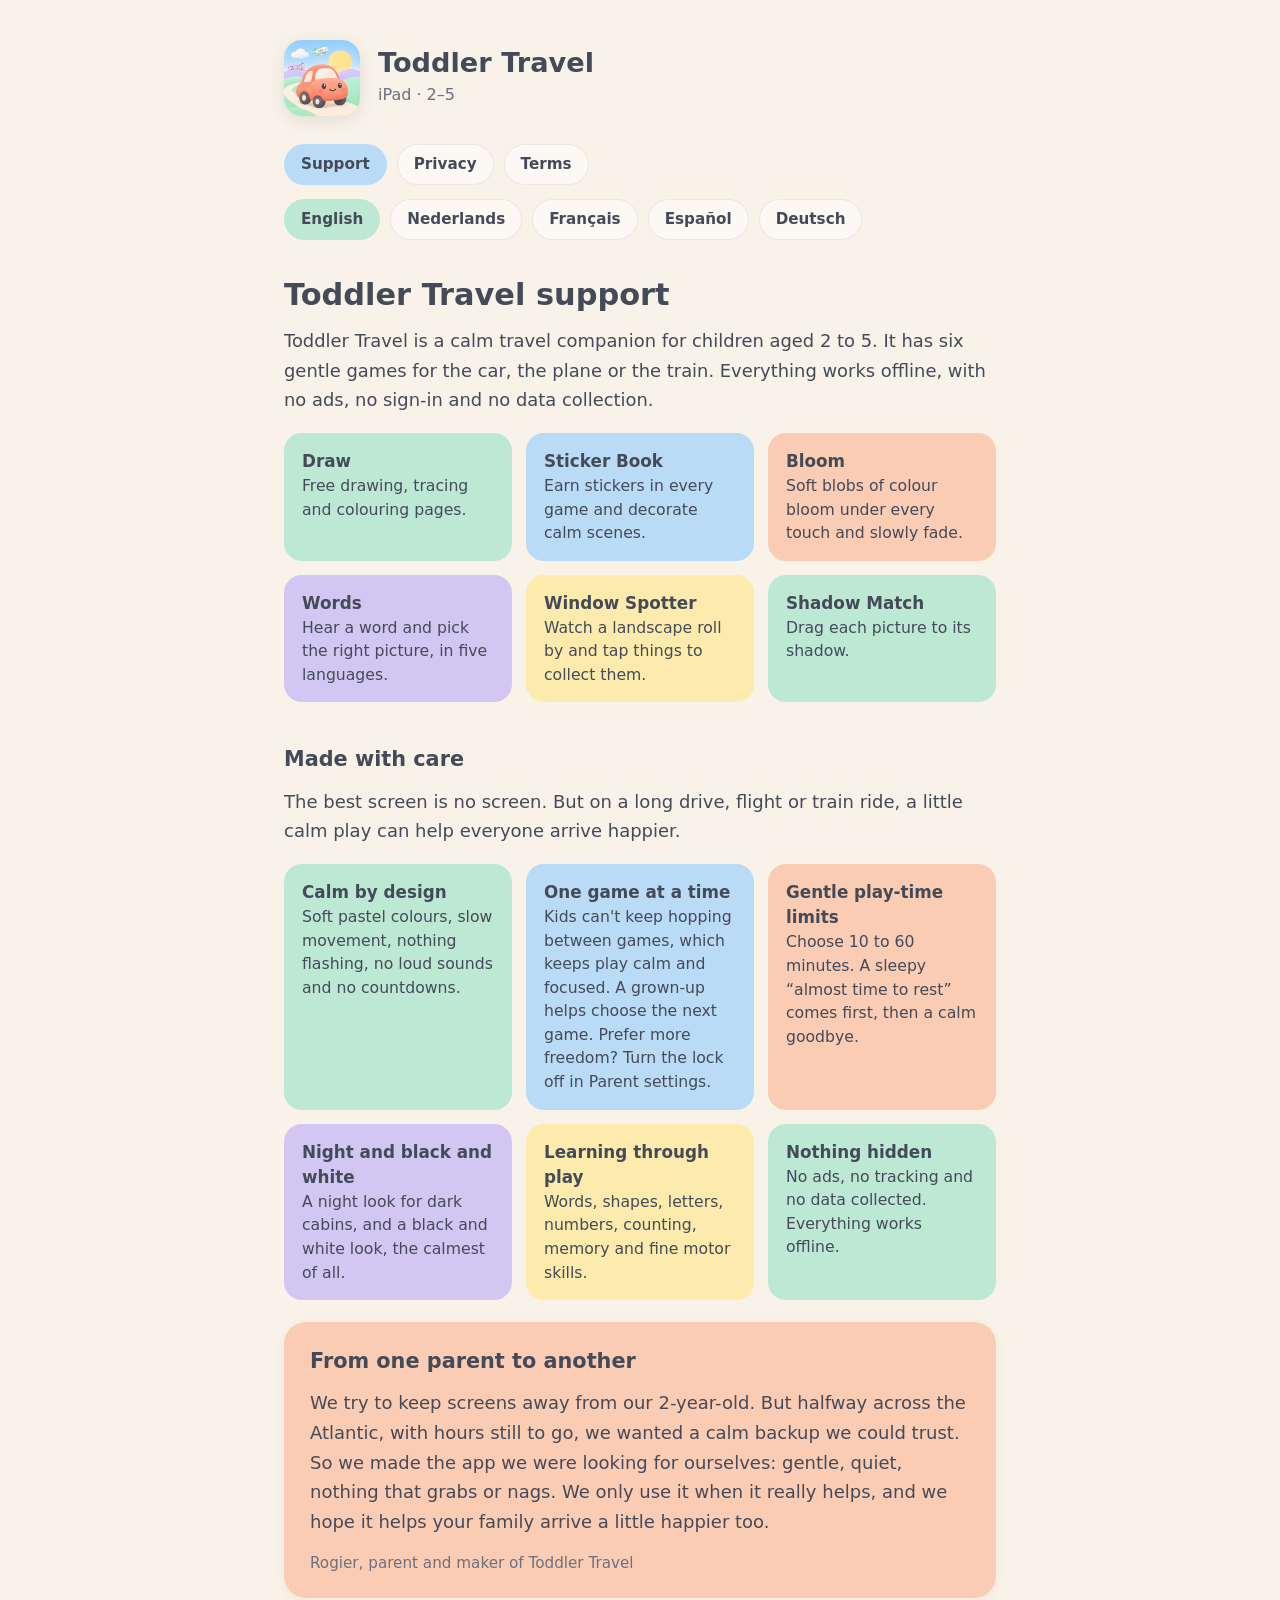
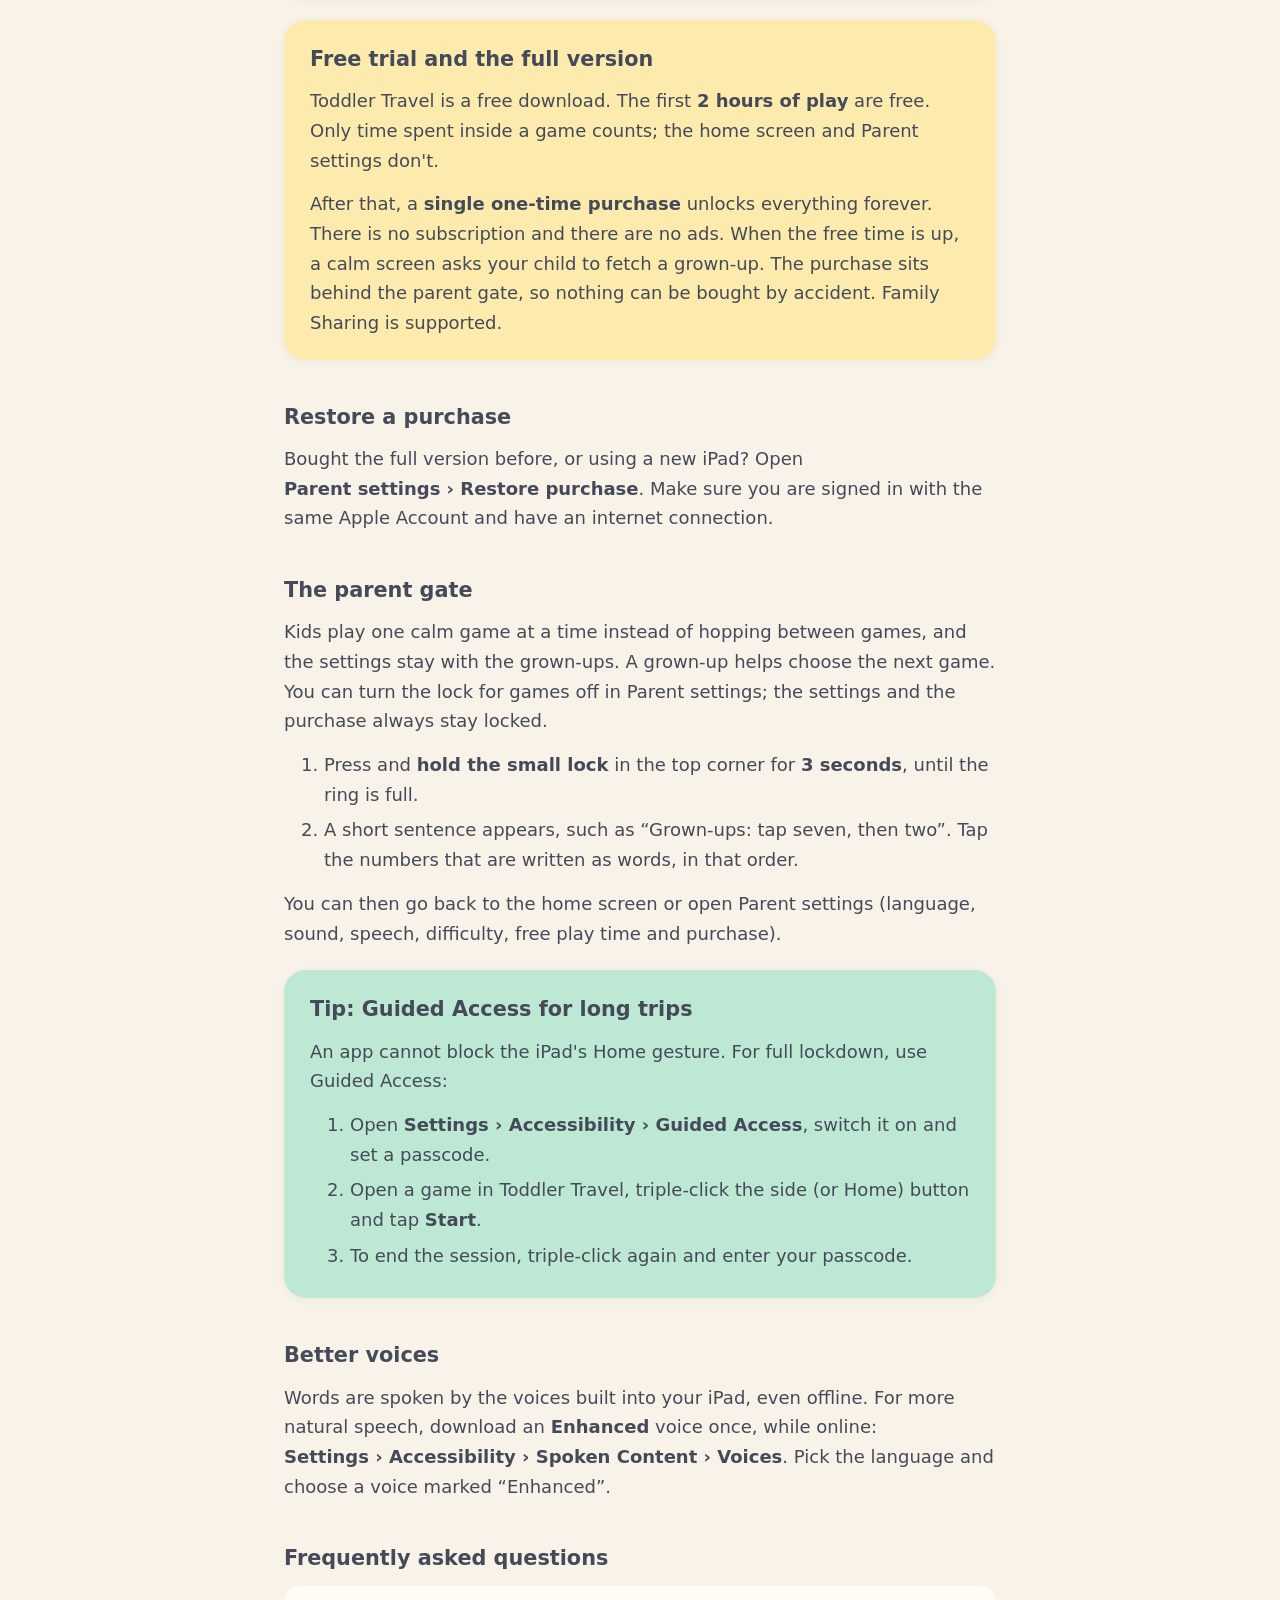
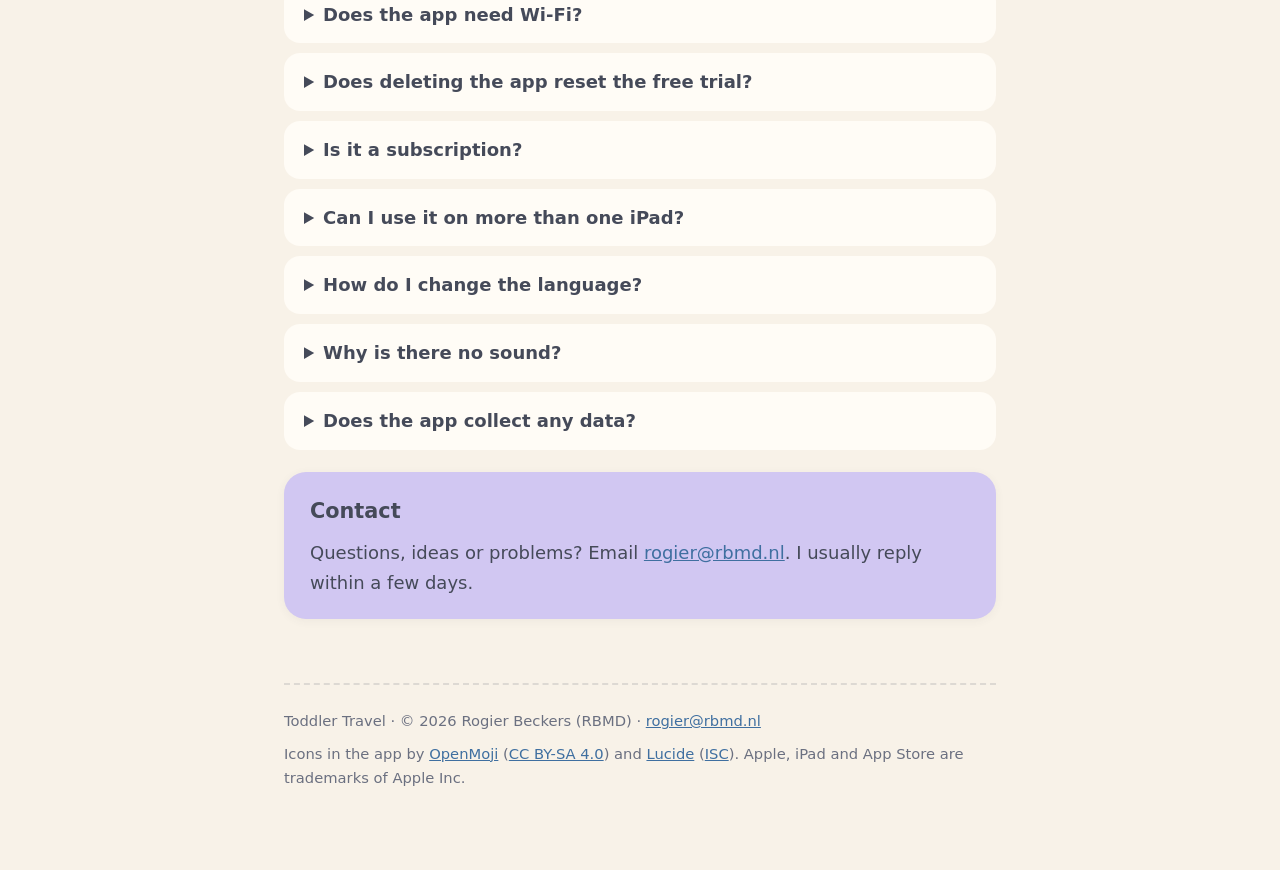
<file: index.html>
<!DOCTYPE html>
<html lang="en">
<head>
<meta charset="utf-8">
<meta name="viewport" content="width=device-width, initial-scale=1">
<title>Toddler Travel · Support</title>
<meta name="description" content="Support for Toddler Travel, six calm offline games for ages 2 to 5 on iPad. Free trial, purchase, restore, parent gate, Guided Access and contact.">
<link rel="icon" type="image/png" href="icon.png">
<link rel="apple-touch-icon" href="icon.png">
<link rel="stylesheet" href="style.css">
<script src="lang.js" defer></script>
</head>
<body>
<div class="wrap">

<header class="site">
  <img src="icon.png" alt="Toddler Travel app icon" width="76" height="76">
  <div>
    <p class="title">Toddler Travel</p>
    <p class="tagline">iPad · 2–5</p>
  </div>
</header>

<nav class="pages" aria-label="Pages">
  <a href="index.html" data-page="support" aria-current="page">Support</a>
  <a href="privacy.html" data-page="privacy">Privacy</a>
  <a href="terms.html" data-page="terms">Terms</a>
</nav>
<nav class="langs" aria-label="Language">
  <a href="#en" hreflang="en">English</a>
  <a href="#nl" hreflang="nl">Nederlands</a>
  <a href="#fr" hreflang="fr">Français</a>
  <a href="#es" hreflang="es">Español</a>
  <a href="#de" hreflang="de">Deutsch</a>
</nav>

<main>

<!-- ============ ENGLISH ============ -->
<section class="lang" id="en" lang="en">
  <h1>Toddler Travel support</h1>
  <p class="lead">Toddler Travel is a calm travel companion for children aged 2 to 5. It has six gentle games for the car, the plane or the train. Everything works offline, with no ads, no sign-in and no data collection.</p>

  <ul class="games">
    <li><strong>Draw</strong>Free drawing, tracing and colouring pages.</li>
    <li><strong>Sticker Book</strong>Earn stickers in every game and decorate calm scenes.</li>
    <li><strong>Bloom</strong>Soft blobs of colour bloom under every touch and slowly fade.</li>
    <li><strong>Words</strong>Hear a word and pick the right picture, in five languages.</li>
    <li><strong>Window Spotter</strong>Watch a landscape roll by and tap things to collect them.</li>
    <li><strong>Shadow Match</strong>Drag each picture to its shadow.</li>
  </ul>

  <h2>Made with care</h2>
  <p>The best screen is no screen. But on a long drive, flight or train ride, a little calm play can help everyone arrive happier.</p>
  <ul class="games">
    <li><strong>Calm by design</strong>Soft pastel colours, slow movement, nothing flashing, no loud sounds and no countdowns.</li>
    <li><strong>One game at a time</strong>Kids can't keep hopping between games, which keeps play calm and focused. A grown-up helps choose the next game. Prefer more freedom? Turn the lock off in Parent settings.</li>
    <li><strong>Gentle play-time limits</strong>Choose 10 to 60 minutes. A sleepy “almost time to rest” comes first, then a calm goodbye.</li>
    <li><strong>Night and black and white</strong>A night look for dark cabins, and a black and white look, the calmest of all.</li>
    <li><strong>Learning through play</strong>Words, shapes, letters, numbers, counting, memory and fine motor skills.</li>
    <li><strong>Nothing hidden</strong>No ads, no tracking and no data collected. Everything works offline.</li>
  </ul>

  <div class="card peach">
    <h2>From one parent to another</h2>
    <p>We try to keep screens away from our 2-year-old. But halfway across the Atlantic, with hours still to go, we wanted a calm backup we could trust. So we made the app we were looking for ourselves: gentle, quiet, nothing that grabs or nags. We only use it when it really helps, and we hope it helps your family arrive a little happier too.</p>
    <p class="meta">Rogier, parent and maker of Toddler Travel</p>
  </div>

  <div class="card butter">
    <h2>Free trial and the full version</h2>
    <p>Toddler Travel is a free download. The first <strong>2 hours of play</strong> are free. Only time spent inside a game counts; the home screen and Parent settings don't.</p>
    <p>After that, a <strong>single one-time purchase</strong> unlocks everything forever. There is no subscription and there are no ads. When the free time is up, a calm screen asks your child to fetch a grown-up. The purchase sits behind the parent gate, so nothing can be bought by accident. Family Sharing is supported.</p>
  </div>

  <h2>Restore a purchase</h2>
  <p>Bought the full version before, or using a new iPad? Open <span class="path">Parent settings › Restore purchase</span>. Make sure you are signed in with the same Apple Account and have an internet connection.</p>

  <h2>The parent gate</h2>
  <p>Kids play one calm game at a time instead of hopping between games, and the settings stay with the grown-ups. A grown-up helps choose the next game. You can turn the lock for games off in Parent settings; the settings and the purchase always stay locked.</p>
  <ol>
    <li>Press and <strong>hold the small lock</strong> in the top corner for <strong>3 seconds</strong>, until the ring is full.</li>
    <li>A short sentence appears, such as “Grown-ups: tap seven, then two”. Tap the numbers that are written as words, in that order.</li>
  </ol>
  <p>You can then go back to the home screen or open Parent settings (language, sound, speech, difficulty, free play time and purchase).</p>

  <div class="card mint">
    <h2>Tip: Guided Access for long trips</h2>
    <p>An app cannot block the iPad's Home gesture. For full lockdown, use Guided Access:</p>
    <ol>
      <li>Open <span class="path">Settings › Accessibility › Guided Access</span>, switch it on and set a passcode.</li>
      <li>Open a game in Toddler Travel, triple-click the side (or Home) button and tap <strong>Start</strong>.</li>
      <li>To end the session, triple-click again and enter your passcode.</li>
    </ol>
  </div>

  <h2>Better voices</h2>
  <p>Words are spoken by the voices built into your iPad, even offline. For more natural speech, download an <strong>Enhanced</strong> voice once, while online: <span class="path">Settings › Accessibility › Spoken Content › Voices</span>. Pick the language and choose a voice marked “Enhanced”.</p>

  <h2>Frequently asked questions</h2>
  <details><summary>Does the app need Wi-Fi?</summary><p>No. All games work fully offline. Only buying or restoring the full version needs a connection.</p></details>
  <details><summary>Does deleting the app reset the free trial?</summary><p>No. The play-time counter is kept on the iPad, so reinstalling the app does not give extra free time.</p></details>
  <details><summary>Is it a subscription?</summary><p>No. It is a single one-time purchase that unlocks everything forever. There are no subscriptions, no ads and no other purchases.</p></details>
  <details><summary>Can I use it on more than one iPad?</summary><p>Yes. Sign in with the same Apple Account and use Restore purchase on each iPad. Family Sharing is supported too.</p></details>
  <details><summary>How do I change the language?</summary><p>Pass the parent gate, open Parent settings and choose English, Nederlands, Français, Español or Deutsch.</p></details>
  <details><summary>Why is there no sound?</summary><p>Soft sounds are off by default. Turn them on in Parent settings. Spoken words can be switched on or off separately. Also check the iPad volume.</p></details>
  <details><summary>Does the app collect any data?</summary><p>No. See the <a href="privacy.html">privacy policy</a>.</p></details>

  <div class="card lavender">
    <h2>Contact</h2>
    <p>Questions, ideas or problems? Email <a href="mailto:rogier@rbmd.nl?subject=Toddler%20Travel">rogier@rbmd.nl</a>. I usually reply within a few days.</p>
  </div>
</section>

<!-- ============ NEDERLANDS ============ -->
<section class="lang" id="nl" lang="nl">
  <h1>Toddler Travel support</h1>
  <p class="lead">Toddler Travel is een rustige reisgenoot voor kinderen van 2 tot 5 jaar. Zes zachte spelletjes voor in de auto, het vliegtuig of de trein. Alles werkt offline, zonder reclame, zonder account en zonder dataverzameling.</p>

  <ul class="games">
    <li><strong>Tekenen</strong>Vrij tekenen, overtrekken en kleurplaten.</li>
    <li><strong>Stickerboek</strong>Verdien stickers in elk spelletje en versier rustige plaatjes.</li>
    <li><strong>Kleurvlekjes</strong>Zachte kleurvlekken bloeien op bij elke aanraking en vervagen langzaam.</li>
    <li><strong>Woordjes</strong>Hoor een woord en kies het juiste plaatje, in vijf talen.</li>
    <li><strong>Raampje</strong>Kijk naar een voorbijglijdend landschap en tik dingen aan om ze te verzamelen.</li>
    <li><strong>Schaduwen</strong>Sleep elk plaatje naar de juiste schaduw.</li>
  </ul>

  <h2>Met zorg gemaakt</h2>
  <p>Het beste scherm is geen scherm. Maar tijdens een lange autorit, vlucht of treinreis kan een beetje rustig spelen ervoor zorgen dat iedereen vrolijker aankomt.</p>
  <ul class="games">
    <li><strong>Rustig ontworpen</strong>Zachte pastelkleuren, langzame bewegingen, niets dat flitst, geen harde geluiden en geen aftellen.</li>
    <li><strong>Eén spelletje tegelijk</strong>Kinderen springen niet steeds van spel naar spel, zo blijft spelen rustig en gefocust. Een volwassene helpt het volgende spelletje kiezen. Liever meer vrijheid? Zet het slot uit in de instellingen.</li>
    <li><strong>Zachte speeltijdlimiet</strong>Kies 10 tot 60 minuten. Eerst komt een slaperig “bijna tijd om te rusten”, daarna een rustig afscheid.</li>
    <li><strong>Nacht en zwart-wit</strong>Een nachtweergave voor donkere cabines, en zwart-wit, de rustigste van allemaal.</li>
    <li><strong>Spelenderwijs leren</strong>Woordjes, vormen, letters, cijfers, tellen, geheugen en fijne motoriek.</li>
    <li><strong>Niets verborgen</strong>Geen reclame, geen tracking en geen dataverzameling. Alles werkt offline.</li>
  </ul>

  <div class="card peach">
    <h2>Van ouder tot ouder</h2>
    <p>We houden schermen zo veel mogelijk weg bij ons kind van 2. Maar halverwege de Atlantische Oceaan, met nog uren te gaan, wilden we een rustige achtervang waarop we konden vertrouwen. Dus maakten we zelf de app die we zochten: zacht, stil, niets dat trekt of zeurt. We gebruiken hem alleen als het echt helpt, en we hopen dat jouw gezin er ook wat vrolijker door aankomt.</p>
    <p class="meta">Rogier, ouder en maker van Toddler Travel</p>
  </div>

  <div class="card butter">
    <h2>Gratis proberen en de volledige versie</h2>
    <p>Toddler Travel is gratis te downloaden. De eerste <strong>2 uur speeltijd</strong> zijn gratis. Alleen tijd in een spelletje telt mee; het beginscherm en de instellingen voor ouders tellen niet.</p>
    <p>Daarna ontgrendelt <strong>één eenmalige aankoop</strong> alles voor altijd. Geen abonnement, geen reclame. Is de gratis tijd op, dan vraagt een rustig scherm je kind om een volwassene te halen. De aankoop zit achter de oudervergrendeling, dus er wordt nooit per ongeluk iets gekocht. Delen met gezin wordt ondersteund.</p>
  </div>

  <h2>Een aankoop herstellen</h2>
  <p>Heb je de volledige versie al eerder gekocht, of gebruik je een nieuwe iPad? Ga door de oudervergrendeling en open <span class="path">Instellingen › Restore purchase</span> (aankoop herstellen). Zorg dat je met dezelfde Apple Account bent ingelogd en internet hebt.</p>

  <h2>De oudervergrendeling</h2>
  <p>Kinderen spelen één rustig spelletje tegelijk in plaats van steeds te wisselen, en de instellingen blijven bij de volwassenen. Een volwassene helpt het volgende spelletje kiezen. Het slot voor spelletjes kun je uitzetten in de instellingen; de instellingen en de aankoop blijven altijd op slot.</p>
  <ol>
    <li>Houd het <strong>kleine slotje</strong> in de bovenhoek <strong>3 seconden</strong> ingedrukt, tot de ring vol is.</li>
    <li>Er verschijnt een korte zin, bijvoorbeeld “Ouders: tik zeven, dan twee”. Tik de cijfers die in woorden staan, in die volgorde.</li>
  </ol>
  <p>Daarna ga je terug naar het beginscherm of open je de instellingen (taal, geluid, spraak, niveau, gratis speeltijd en aankoop).</p>

  <div class="card mint">
    <h2>Tip: Begeleide toegang voor lange reizen</h2>
    <p>Een app kan het thuisgebaar van de iPad niet blokkeren. Wil je de iPad helemaal vergrendelen, gebruik dan Begeleide toegang:</p>
    <ol>
      <li>Open <span class="path">Instellingen › Toegankelijkheid › Begeleide toegang</span>, zet het aan en stel een toegangscode in.</li>
      <li>Open een spelletje in Toddler Travel, klik drie keer op de zijknop (of thuisknop) en tik op <strong>Start</strong>.</li>
      <li>Stoppen: klik weer drie keer en voer je toegangscode in.</li>
    </ol>
  </div>

  <h2>Mooiere stemmen</h2>
  <p>Woorden worden uitgesproken door de stemmen van je iPad, ook offline. Voor natuurlijkere spraak download je één keer (met internet) een <strong>verbeterde</strong> stem: <span class="path">Instellingen › Toegankelijkheid › Gesproken materiaal › Stemmen</span>. Kies de taal en een stem met “Verbeterd”.</p>

  <h2>Veelgestelde vragen</h2>
  <details><summary>Heeft de app wifi nodig?</summary><p>Nee. Alle spelletjes werken volledig offline. Alleen kopen of herstellen van de volledige versie vraagt om internet.</p></details>
  <details><summary>Begint de gratis tijd opnieuw als ik de app verwijder?</summary><p>Nee. De speeltijdteller blijft op de iPad bewaard, dus opnieuw installeren geeft geen extra gratis tijd.</p></details>
  <details><summary>Is het een abonnement?</summary><p>Nee. Het is één eenmalige aankoop die alles voor altijd ontgrendelt. Geen abonnementen, geen reclame en geen andere aankopen.</p></details>
  <details><summary>Kan ik de app op meer dan één iPad gebruiken?</summary><p>Ja. Log in met dezelfde Apple Account en gebruik op elke iPad Restore purchase. Delen met gezin werkt ook.</p></details>
  <details><summary>Hoe verander ik de taal?</summary><p>Ga door de oudervergrendeling, open de instellingen en kies English, Nederlands, Français, Español of Deutsch.</p></details>
  <details><summary>Waarom hoor ik geen geluid?</summary><p>Zachte geluidjes staan standaard uit. Zet ze aan in de instellingen. Gesproken woorden zet je apart aan of uit. Controleer ook het volume van de iPad.</p></details>
  <details><summary>Verzamelt de app gegevens?</summary><p>Nee. Lees het <a href="privacy.html#nl">privacybeleid</a>.</p></details>

  <div class="card lavender">
    <h2>Contact</h2>
    <p>Vragen, ideeën of problemen? Mail naar <a href="mailto:rogier@rbmd.nl?subject=Toddler%20Travel">rogier@rbmd.nl</a>. Meestal antwoord ik binnen een paar dagen.</p>
  </div>
</section>

<!-- ============ FRANÇAIS ============ -->
<section class="lang" id="fr" lang="fr">
  <h1>Assistance Toddler Travel</h1>
  <p class="lead">Toddler Travel est un compagnon de voyage apaisant pour les enfants de 2 à 5 ans. Six jeux doux pour la voiture, l'avion ou le train. Tout fonctionne hors ligne, sans publicité, sans compte et sans collecte de données.</p>

  <ul class="games">
    <li><strong>Dessiner</strong>Dessin libre, tracé et coloriages.</li>
    <li><strong>Album d'autocollants</strong>Gagnez des autocollants dans chaque jeu et décorez des scènes paisibles.</li>
    <li><strong>Couleurs</strong>De douces taches de couleur éclosent à chaque toucher puis s'effacent.</li>
    <li><strong>Mots</strong>Écoutez un mot et choisissez la bonne image, en cinq langues.</li>
    <li><strong>Fenêtre</strong>Regardez défiler un paysage et touchez ce que vous voyez pour le collectionner.</li>
    <li><strong>Ombres</strong>Faites glisser chaque image vers son ombre.</li>
  </ul>

  <h2>Conçu avec soin</h2>
  <p>Le meilleur écran, c'est encore aucun écran. Mais lors d'un long trajet en voiture, en avion ou en train, un peu de jeu calme peut aider tout le monde à arriver de meilleure humeur.</p>
  <ul class="games">
    <li><strong>Apaisant par nature</strong>Couleurs pastel douces, mouvements lents, rien qui clignote, ni sons forts ni compte à rebours.</li>
    <li><strong>Un jeu à la fois</strong>Pas de zapping d'un jeu à l'autre : le jeu reste calme et concentré. Un adulte aide à choisir le jeu suivant. Envie de plus de liberté ? Désactivez le verrou dans les réglages.</li>
    <li><strong>Limites de temps douces</strong>De 10 à 60 minutes. D'abord un « bientôt l'heure de se reposer » tout ensommeillé, puis un au revoir paisible.</li>
    <li><strong>Nuit et noir et blanc</strong>Un mode nuit pour les cabines sombres, et un mode noir et blanc, le plus apaisant.</li>
    <li><strong>Apprendre en jouant</strong>Mots, formes, lettres, chiffres, comptage, mémoire et motricité fine.</li>
    <li><strong>Rien de caché</strong>Pas de publicité, pas de pistage, aucune donnée collectée. Tout fonctionne hors ligne.</li>
  </ul>

  <div class="card peach">
    <h2>D'un parent à l'autre</h2>
    <p>Nous essayons de tenir les écrans loin de notre enfant de 2 ans. Mais au milieu de l'Atlantique, avec encore des heures de vol devant nous, nous voulions une solution de secours calme et fiable. Alors nous avons créé nous-mêmes l'app que nous cherchions : douce, silencieuse, rien qui accroche ni qui insiste. Nous ne l'utilisons que lorsqu'elle aide vraiment, et nous espérons qu'elle aidera aussi votre famille à arriver de meilleure humeur.</p>
    <p class="meta">Rogier, parent et créateur de Toddler Travel</p>
  </div>

  <div class="card butter">
    <h2>Essai gratuit et version complète</h2>
    <p>Toddler Travel se télécharge gratuitement. Les <strong>2 premières heures de jeu</strong> sont offertes. Seul le temps passé dans un jeu est décompté, pas l'écran d'accueil ni les réglages parents.</p>
    <p>Ensuite, <strong>un seul achat unique</strong> débloque tout, pour toujours. Pas d'abonnement, pas de publicité. Quand le temps gratuit est écoulé, un écran apaisant invite votre enfant à appeler un adulte. L'achat est protégé par le contrôle parental : aucun achat par accident. Le partage familial est pris en charge.</p>
  </div>

  <h2>Restaurer un achat</h2>
  <p>Vous avez déjà acheté la version complète, ou vous utilisez un nouvel iPad ? Ouvrez <span class="path">Réglages parents › Restore purchase</span> (restaurer l'achat). Vérifiez que vous êtes connecté avec le même compte Apple et que vous avez une connexion internet.</p>

  <h2>Le contrôle parental</h2>
  <p>Votre enfant joue à un seul jeu calme à la fois, sans zapper d'un jeu à l'autre, et les réglages restent aux adultes. Un adulte aide à choisir le jeu suivant. Le verrou des jeux peut être désactivé dans les réglages ; les réglages et l'achat restent toujours protégés.</p>
  <ol>
    <li><strong>Maintenez le petit cadenas</strong> dans le coin supérieur pendant <strong>3 secondes</strong>, jusqu'à ce que l'anneau soit plein.</li>
    <li>Une courte phrase apparaît, par exemple « Adultes : touchez sept, puis deux ». Touchez les chiffres écrits en lettres, dans cet ordre.</li>
  </ol>
  <p>Vous pouvez alors revenir à l'accueil ou ouvrir les réglages parents (langue, sons, voix, niveau, temps gratuit et achat).</p>

  <div class="card mint">
    <h2>Astuce : l'Accès guidé pour les longs trajets</h2>
    <p>Une app ne peut pas bloquer le geste de retour à l'accueil de l'iPad. Pour tout verrouiller, utilisez l'Accès guidé :</p>
    <ol>
      <li>Ouvrez <span class="path">Réglages › Accessibilité › Accès guidé</span>, activez-le et choisissez un code.</li>
      <li>Ouvrez un jeu dans Toddler Travel, appuyez trois fois sur le bouton latéral (ou principal) et touchez <strong>Démarrer</strong>.</li>
      <li>Pour terminer, appuyez à nouveau trois fois et saisissez votre code.</li>
    </ol>
  </div>

  <h2>De plus belles voix</h2>
  <p>Les mots sont prononcés par les voix intégrées de l'iPad, même hors ligne. Pour une voix plus naturelle, téléchargez une fois (en ligne) une voix <strong>améliorée</strong> : <span class="path">Réglages › Accessibilité › Contenu énoncé › Voix</span>. Choisissez la langue, puis une voix marquée « Améliorée ».</p>

  <h2>Questions fréquentes</h2>
  <details><summary>L'app a-t-elle besoin du Wi-Fi ?</summary><p>Non. Tous les jeux fonctionnent entièrement hors ligne. Seuls l'achat et la restauration de la version complète nécessitent une connexion.</p></details>
  <details><summary>Supprimer l'app remet-il l'essai à zéro ?</summary><p>Non. Le compteur de temps de jeu reste sur l'iPad : réinstaller l'app ne donne pas de temps gratuit supplémentaire.</p></details>
  <details><summary>Est-ce un abonnement ?</summary><p>Non. C'est un achat unique qui débloque tout pour toujours. Pas d'abonnement, pas de publicité, aucun autre achat.</p></details>
  <details><summary>Puis-je l'utiliser sur plusieurs iPad ?</summary><p>Oui. Connectez-vous avec le même compte Apple et utilisez Restore purchase sur chaque iPad. Le partage familial fonctionne aussi.</p></details>
  <details><summary>Comment changer de langue ?</summary><p>Passez le contrôle parental, ouvrez les réglages parents et choisissez English, Nederlands, Français, Español ou Deutsch.</p></details>
  <details><summary>Pourquoi n'y a-t-il pas de son ?</summary><p>Les sons doux sont désactivés par défaut. Activez-les dans les réglages parents. La voix s'active ou se désactive séparément. Vérifiez aussi le volume de l'iPad.</p></details>
  <details><summary>L'app collecte-t-elle des données ?</summary><p>Non. Consultez la <a href="privacy.html#fr">politique de confidentialité</a>.</p></details>

  <div class="card lavender">
    <h2>Contact</h2>
    <p>Une question, une idée ou un problème ? Écrivez à <a href="mailto:rogier@rbmd.nl?subject=Toddler%20Travel">rogier@rbmd.nl</a>. Je réponds généralement sous quelques jours.</p>
  </div>
</section>

<!-- ============ ESPAÑOL ============ -->
<section class="lang" id="es" lang="es">
  <h1>Soporte de Toddler Travel</h1>
  <p class="lead">Toddler Travel es un compañero de viaje tranquilo para niños de 2 a 5 años. Seis juegos suaves para el coche, el avión o el tren. Todo funciona sin conexión, sin anuncios, sin cuenta y sin recopilar datos.</p>

  <ul class="games">
    <li><strong>Dibujar</strong>Dibujo libre, repasar formas y colorear.</li>
    <li><strong>Álbum de pegatinas</strong>Gana pegatinas en cada juego y decora escenas tranquilas.</li>
    <li><strong>Colores</strong>Suaves manchas de color florecen con cada toque y se desvanecen poco a poco.</li>
    <li><strong>Palabras</strong>Escucha una palabra y elige la imagen correcta, en cinco idiomas.</li>
    <li><strong>Ventana</strong>Mira pasar un paisaje y toca lo que veas para coleccionarlo.</li>
    <li><strong>Sombras</strong>Arrastra cada imagen a su sombra.</li>
  </ul>

  <h2>Hecho con cariño</h2>
  <p>La mejor pantalla es ninguna pantalla. Pero en un viaje largo en coche, avión o tren, un rato de juego tranquilo puede ayudar a que todos lleguen más contentos.</p>
  <ul class="games">
    <li><strong>Tranquilo por diseño</strong>Colores pastel suaves, movimientos lentos, nada que parpadee, sin sonidos fuertes y sin cuentas atrás.</li>
    <li><strong>Un juego cada vez</strong>Sin saltar de un juego a otro, el juego sigue tranquilo y centrado. Un adulto ayuda a elegir el siguiente. ¿Prefieres más libertad? Desactiva el bloqueo en los ajustes.</li>
    <li><strong>Límites de tiempo suaves</strong>Elige de 10 a 60 minutos. Primero llega un soñoliento «ya casi es hora de descansar» y luego una despedida tranquila.</li>
    <li><strong>Noche y blanco y negro</strong>Un aspecto nocturno para cabinas oscuras, y otro en blanco y negro, el más tranquilo.</li>
    <li><strong>Aprender jugando</strong>Palabras, formas, letras, números, contar, memoria y motricidad fina.</li>
    <li><strong>Nada oculto</strong>Sin anuncios, sin rastreo y sin recopilación de datos. Todo funciona sin conexión.</li>
  </ul>

  <div class="card peach">
    <h2>De padres a padres</h2>
    <p>Intentamos mantener las pantallas lejos de nuestro hijo de 2 años. Pero a mitad del Atlántico, con horas aún por delante, queríamos un recurso tranquilo en el que confiar. Así que creamos nosotros mismos la app que buscábamos: suave, silenciosa, nada que atrape ni insista. Solo la usamos cuando de verdad ayuda, y esperamos que también ayude a tu familia a llegar un poco más contenta.</p>
    <p class="meta">Rogier, padre y creador de Toddler Travel</p>
  </div>

  <div class="card butter">
    <h2>Prueba gratis y versión completa</h2>
    <p>Toddler Travel se descarga gratis. Las <strong>primeras 2 horas de juego</strong> son gratis. Solo cuenta el tiempo dentro de un juego; la pantalla de inicio y los ajustes para padres no cuentan.</p>
    <p>Después, <strong>una única compra</strong> lo desbloquea todo para siempre. Sin suscripción y sin anuncios. Cuando se acaba el tiempo gratis, una pantalla tranquila le pide a tu hijo que llame a un adulto. La compra está detrás del control parental, así que nunca se compra nada por accidente. Compatible con En familia.</p>
  </div>

  <h2>Restaurar una compra</h2>
  <p>¿Ya compraste la versión completa o usas un iPad nuevo? Abre <span class="path">Ajustes para padres › Restore purchase</span> (restaurar compra). Asegúrate de haber iniciado sesión con la misma cuenta de Apple y de tener conexión a internet.</p>

  <h2>El control parental</h2>
  <p>Los niños juegan a un solo juego tranquilo cada vez, sin saltar de uno a otro, y los ajustes se quedan con los adultos. Un adulto ayuda a elegir el siguiente juego. Puedes desactivar el bloqueo de los juegos en los ajustes; los ajustes y la compra siempre quedan protegidos.</p>
  <ol>
    <li><strong>Mantén pulsado el pequeño candado</strong> de la esquina superior durante <strong>3 segundos</strong>, hasta que el anillo se llene.</li>
    <li>Aparece una frase corta, por ejemplo «Adultos: toca siete y luego dos». Toca los números escritos con letras, en ese orden.</li>
  </ol>
  <p>Después puedes volver al inicio o abrir los ajustes para padres (idioma, sonido, voz, nivel, tiempo gratis y compra).</p>

  <div class="card mint">
    <h2>Consejo: Acceso guiado para viajes largos</h2>
    <p>Una app no puede bloquear el gesto de inicio del iPad. Para bloquearlo todo, usa Acceso guiado:</p>
    <ol>
      <li>Abre <span class="path">Ajustes › Accesibilidad › Acceso guiado</span>, actívalo y elige un código.</li>
      <li>Abre un juego en Toddler Travel, pulsa tres veces el botón lateral (o de inicio) y toca <strong>Iniciar</strong>.</li>
      <li>Para terminar, pulsa otra vez tres veces e introduce tu código.</li>
    </ol>
  </div>

  <h2>Voces más naturales</h2>
  <p>Las palabras se leen con las voces integradas del iPad, incluso sin conexión. Para una voz más natural, descarga una vez (con conexión) una voz <strong>mejorada</strong>: <span class="path">Ajustes › Accesibilidad › Contenido leído › Voces</span>. Elige el idioma y una voz marcada como «Mejorada».</p>

  <h2>Preguntas frecuentes</h2>
  <details><summary>¿La app necesita wifi?</summary><p>No. Todos los juegos funcionan totalmente sin conexión. Solo comprar o restaurar la versión completa necesita conexión.</p></details>
  <details><summary>¿Borrar la app reinicia la prueba gratis?</summary><p>No. El contador de tiempo de juego se guarda en el iPad, así que reinstalar la app no da tiempo gratis extra.</p></details>
  <details><summary>¿Es una suscripción?</summary><p>No. Es una única compra que lo desbloquea todo para siempre. Sin suscripciones, sin anuncios y sin otras compras.</p></details>
  <details><summary>¿Puedo usarla en más de un iPad?</summary><p>Sí. Inicia sesión con la misma cuenta de Apple y usa Restore purchase en cada iPad. También funciona con En familia.</p></details>
  <details><summary>¿Cómo cambio el idioma?</summary><p>Pasa el control parental, abre los ajustes para padres y elige English, Nederlands, Français, Español o Deutsch.</p></details>
  <details><summary>¿Por qué no hay sonido?</summary><p>Los sonidos suaves están desactivados por defecto. Actívalos en los ajustes para padres. La voz se activa o desactiva por separado. Comprueba también el volumen del iPad.</p></details>
  <details><summary>¿La app recopila datos?</summary><p>No. Consulta la <a href="privacy.html#es">política de privacidad</a>.</p></details>

  <div class="card lavender">
    <h2>Contacto</h2>
    <p>¿Preguntas, ideas o problemas? Escribe a <a href="mailto:rogier@rbmd.nl?subject=Toddler%20Travel">rogier@rbmd.nl</a>. Normalmente respondo en unos días.</p>
  </div>
</section>


<!-- ============ DEUTSCH ============ -->
<section class="lang" id="de" lang="de">
  <h1>Hilfe zu Toddler Travel</h1>
  <p class="lead">Toddler Travel ist ein ruhiger Reisebegleiter für Kinder von 2 bis 5 Jahren. Sechs sanfte Spiele für Auto, Flugzeug oder Zug. Alles funktioniert offline, ohne Werbung, ohne Anmeldung und ohne Datensammlung.</p>

  <ul class="games">
    <li><strong>Malen</strong>Freies Malen, Nachspuren und Ausmalbilder.</li>
    <li><strong>Sticker</strong>In jedem Spiel Sticker sammeln und ruhige Bilder damit verzieren.</li>
    <li><strong>Farbkleckse</strong>Weiche Farbtupfer erblühen bei jeder Berührung und verblassen langsam.</li>
    <li><strong>Wörter</strong>Ein Wort hören und das passende Bild wählen, in fünf Sprachen.</li>
    <li><strong>Fenster</strong>Eine Landschaft zieht vorbei, und Ihr Kind tippt Dinge an, um sie zu sammeln.</li>
    <li><strong>Schatten</strong>Jedes Bild zu seinem Schatten ziehen.</li>
  </ul>

  <h2>Mit Sorgfalt gemacht</h2>
  <p>Der beste Bildschirm ist gar kein Bildschirm. Aber auf einer langen Autofahrt, einem Flug oder einer Zugreise kann ein wenig ruhiges Spielen dazu beitragen, dass alle entspannter ankommen.</p>
  <ul class="games">
    <li><strong>Ruhig gestaltet</strong>Sanfte Pastellfarben, langsame Bewegungen, nichts blinkt, keine lauten Geräusche und keine Countdowns.</li>
    <li><strong>Ein Spiel nach dem anderen</strong>Kinder können nicht ständig zwischen den Spielen wechseln, so bleibt das Spielen ruhig und konzentriert. Ein Erwachsener hilft beim Auswählen des nächsten Spiels. Lieber mehr Freiheit? Schalten Sie die Sperre in den Elterneinstellungen aus.</li>
    <li><strong>Sanfte Spielzeitgrenzen</strong>Wählen Sie 10 bis 60 Minuten. Zuerst kommt ein müdes „Bald ist Zeit zum Ausruhen“, danach ein ruhiger Abschied.</li>
    <li><strong>Nacht und Schwarz-Weiß</strong>Eine Nachtansicht für dunkle Kabinen und eine Schwarz-Weiß-Ansicht, die ruhigste von allen.</li>
    <li><strong>Spielend lernen</strong>Wörter, Formen, Buchstaben, Zahlen, Zählen, Gedächtnis und Feinmotorik.</li>
    <li><strong>Nichts versteckt</strong>Keine Werbung, kein Tracking und keine Datensammlung. Alles funktioniert offline.</li>
  </ul>

  <div class="card peach">
    <h2>Von Eltern für Eltern</h2>
    <p>Wir versuchen, Bildschirme von unserem 2-jährigen Kind fernzuhalten. Aber mitten über dem Atlantik, mit noch Stunden vor uns, wollten wir eine ruhige Notlösung, der wir vertrauen können. Also haben wir die App, die wir gesucht haben, selbst gemacht: sanft, leise, nichts, das fesselt oder drängelt. Wir nutzen sie nur, wenn sie wirklich hilft, und hoffen, dass sie auch Ihrer Familie hilft, etwas entspannter anzukommen.</p>
    <p class="meta">Rogier, Vater und Macher von Toddler Travel</p>
  </div>

  <div class="card butter">
    <h2>Kostenlos testen und die Vollversion</h2>
    <p>Toddler Travel ist ein kostenloser Download. Die ersten <strong>2 Stunden Spielzeit</strong> sind gratis. Nur die Zeit in einem Spiel zählt; der Startbildschirm und die Elterneinstellungen zählen nicht.</p>
    <p>Danach schaltet ein <strong>einmaliger Kauf</strong> alles für immer frei. Es gibt kein Abo und keine Werbung. Ist die Gratiszeit vorbei, bittet ein ruhiger Bildschirm Ihr Kind, einen Erwachsenen zu holen. Der Kauf liegt hinter der Elternsperre, sodass nichts aus Versehen gekauft werden kann. Die Familienfreigabe wird unterstützt.</p>
  </div>

  <h2>Einen Kauf wiederherstellen</h2>
  <p>Sie haben die Vollversion schon einmal gekauft oder nutzen ein neues iPad? Öffnen Sie <span class="path">Elterneinstellungen › Restore purchase</span> (Kauf wiederherstellen). Achten Sie darauf, mit demselben Apple Account angemeldet zu sein und eine Internetverbindung zu haben.</p>

  <h2>Die Elternsperre</h2>
  <p>Kinder spielen ein ruhiges Spiel nach dem anderen, statt ständig zu wechseln, und die Einstellungen bleiben bei den Erwachsenen. Ein Erwachsener hilft beim Auswählen des nächsten Spiels. Die Sperre für Spiele können Sie in den Elterneinstellungen ausschalten; die Einstellungen und der Kauf bleiben immer gesperrt.</p>
  <ol>
    <li><strong>Halten Sie das kleine Schloss</strong> in der oberen Ecke <strong>3 Sekunden</strong> gedrückt, bis der Ring voll ist.</li>
    <li>Ein kurzer Satz erscheint, zum Beispiel „Erwachsene: tippt sieben, dann zwei“. Tippen Sie die als Wörter geschriebenen Zahlen in dieser Reihenfolge an.</li>
  </ol>
  <p>Danach können Sie zum Startbildschirm zurückkehren oder die Elterneinstellungen öffnen (Sprache, Ton, Sprachausgabe, Schwierigkeit, Gratisspielzeit und Kauf).</p>

  <div class="card mint">
    <h2>Tipp: Geführter Zugriff für lange Reisen</h2>
    <p>Eine App kann die Home-Geste des iPad nicht blockieren. Für eine vollständige Sperre nutzen Sie den Geführten Zugriff:</p>
    <ol>
      <li>Öffnen Sie <span class="path">Einstellungen › Bedienungshilfen › Geführter Zugriff</span>, schalten Sie ihn ein und legen Sie einen Code fest.</li>
      <li>Öffnen Sie ein Spiel in Toddler Travel, klicken Sie dreimal auf die Seitentaste (oder Home-Taste) und tippen Sie auf <strong>Starten</strong>.</li>
      <li>Zum Beenden klicken Sie erneut dreimal und geben Ihren Code ein.</li>
    </ol>
  </div>

  <h2>Schönere Stimmen</h2>
  <p>Wörter werden von den im iPad integrierten Stimmen gesprochen, auch offline. Für eine natürlichere Aussprache laden Sie einmalig, mit Internetverbindung, eine <strong>erweiterte</strong> Stimme: <span class="path">Einstellungen › Bedienungshilfen › Gesprochene Inhalte › Stimmen</span>. Wählen Sie die Sprache und dann eine Stimme mit dem Zusatz „Erweitert“.</p>

  <h2>Häufige Fragen</h2>
  <details><summary>Braucht die App WLAN?</summary><p>Nein. Alle Spiele funktionieren komplett offline. Nur der Kauf oder das Wiederherstellen der Vollversion braucht eine Verbindung.</p></details>
  <details><summary>Setzt das Löschen der App die Testphase zurück?</summary><p>Nein. Der Spielzeitzähler bleibt auf dem iPad gespeichert, sodass eine Neuinstallation keine zusätzliche Gratiszeit bringt.</p></details>
  <details><summary>Ist das ein Abo?</summary><p>Nein. Es ist ein einmaliger Kauf, der alles für immer freischaltet. Es gibt keine Abos, keine Werbung und keine weiteren Käufe.</p></details>
  <details><summary>Kann ich die App auf mehr als einem iPad nutzen?</summary><p>Ja. Melden Sie sich mit demselben Apple Account an und nutzen Sie auf jedem iPad „Restore purchase“ (Kauf wiederherstellen). Die Familienfreigabe wird ebenfalls unterstützt.</p></details>
  <details><summary>Wie ändere ich die Sprache?</summary><p>Gehen Sie durch die Elternsperre, öffnen Sie die Elterneinstellungen und wählen Sie English, Nederlands, Français, Español oder Deutsch.</p></details>
  <details><summary>Warum ist kein Ton zu hören?</summary><p>Sanfte Töne sind standardmäßig ausgeschaltet. Schalten Sie sie in den Elterneinstellungen ein. Gesprochene Wörter lassen sich getrennt ein- oder ausschalten. Prüfen Sie auch die Lautstärke des iPad.</p></details>
  <details><summary>Sammelt die App Daten?</summary><p>Nein. Siehe die <a href="privacy.html#de">Datenschutzerklärung</a>.</p></details>

  <div class="card lavender">
    <h2>Kontakt</h2>
    <p>Fragen, Ideen oder Probleme? Schreiben Sie an <a href="mailto:rogier@rbmd.nl?subject=Toddler%20Travel">rogier@rbmd.nl</a>. Ich antworte meist innerhalb weniger Tage.</p>
  </div>
</section>
</main>

<footer class="site">
  <p>Toddler Travel · © 2026 Rogier Beckers (RBMD) · <a href="mailto:rogier@rbmd.nl">rogier@rbmd.nl</a></p>
  <p>Icons in the app by <a href="https://openmoji.org/">OpenMoji</a> (<a href="https://creativecommons.org/licenses/by-sa/4.0/">CC BY-SA 4.0</a>) and <a href="https://lucide.dev/">Lucide</a> (<a href="https://lucide.dev/license">ISC</a>). Apple, iPad and App Store are trademarks of Apple Inc.</p>
</footer>

</div>
</body>
</html>
</file>
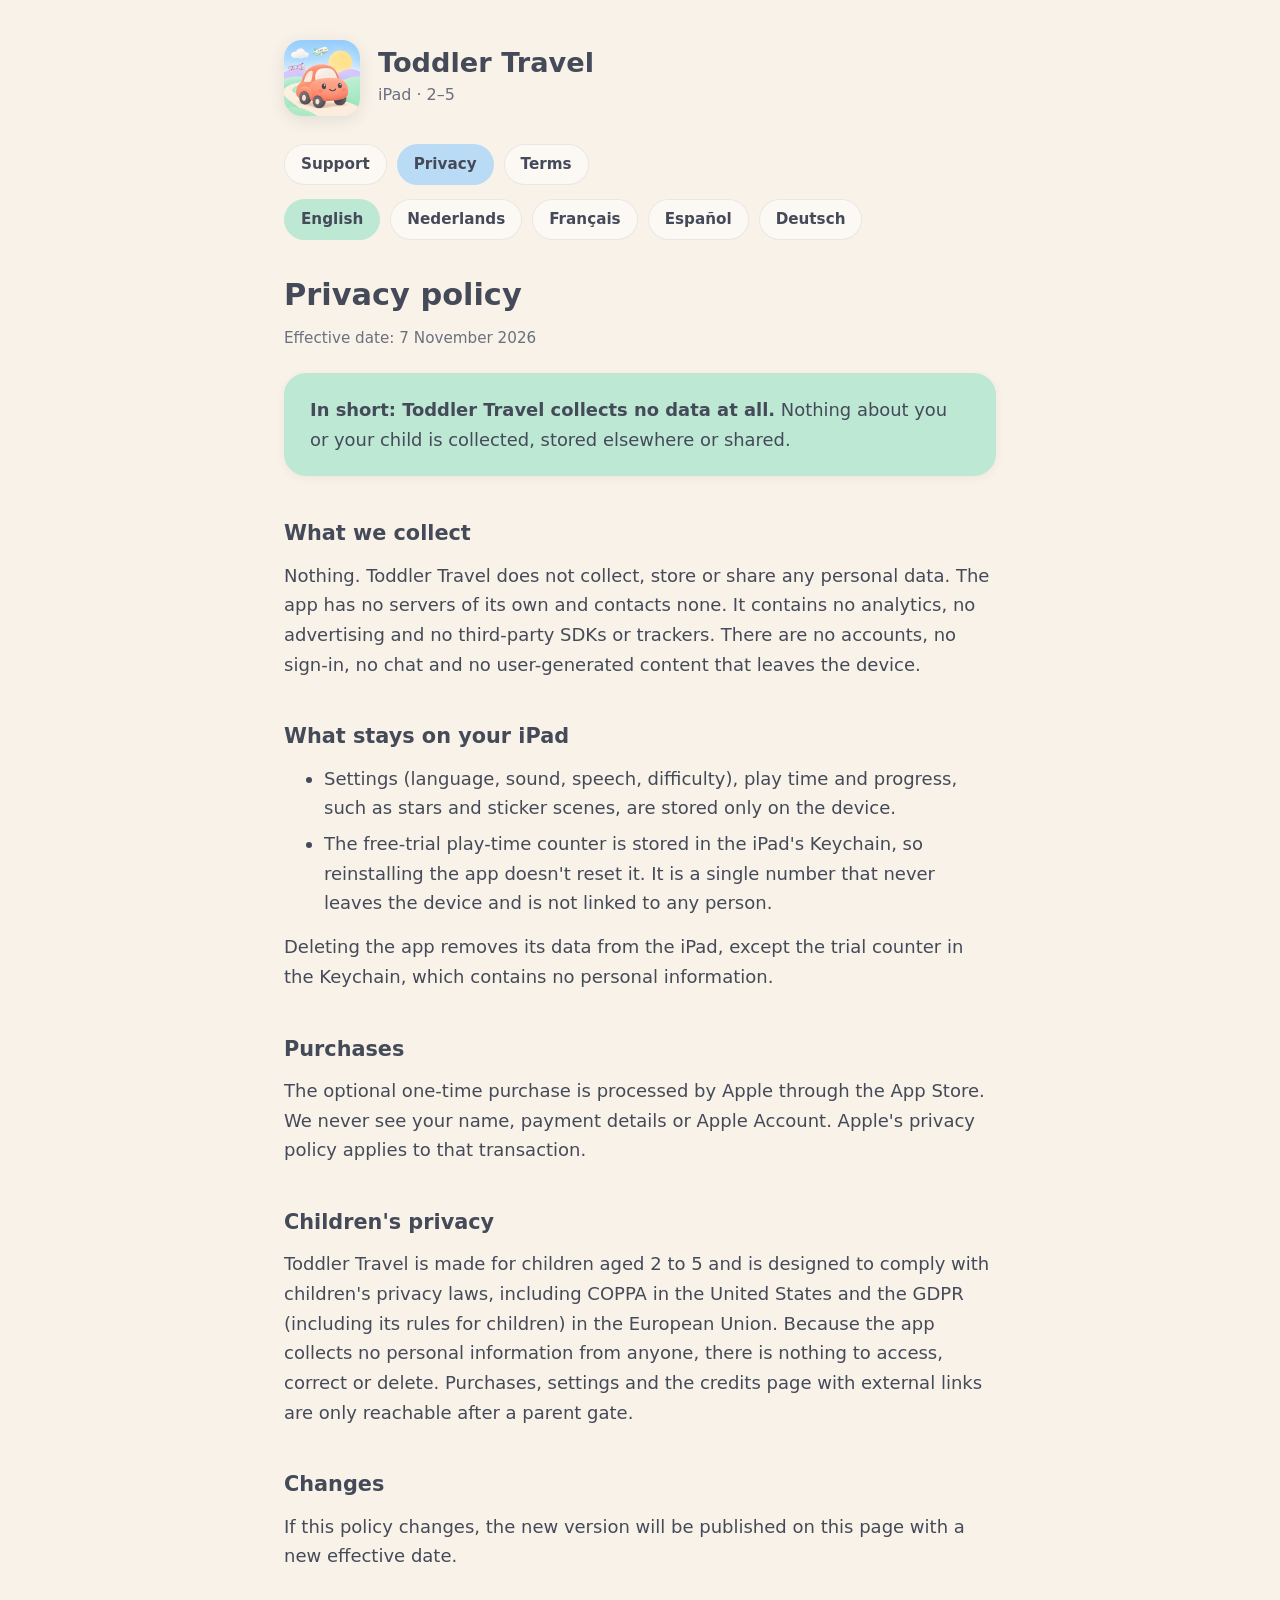
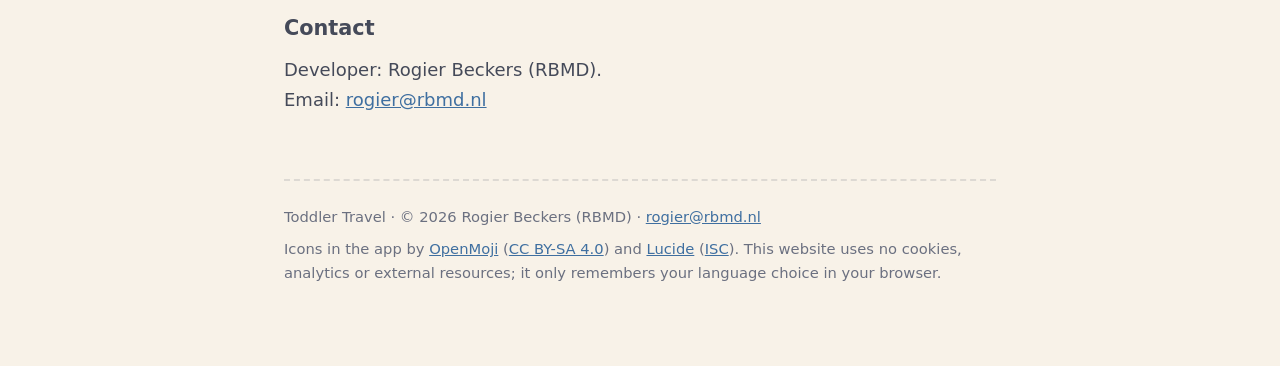
<file: privacy.html>
<!DOCTYPE html>
<html lang="en">
<head>
<meta charset="utf-8">
<meta name="viewport" content="width=device-width, initial-scale=1">
<title>Toddler Travel · Privacy policy</title>
<meta name="description" content="Privacy policy for Toddler Travel. The app collects no data: no servers of its own, no analytics, no ads, no third-party SDKs.">
<link rel="icon" type="image/png" href="icon.png">
<link rel="apple-touch-icon" href="icon.png">
<link rel="stylesheet" href="style.css">
<script src="lang.js" defer></script>
</head>
<body>
<div class="wrap">

<header class="site">
  <img src="icon.png" alt="Toddler Travel app icon" width="76" height="76">
  <div>
    <p class="title">Toddler Travel</p>
    <p class="tagline">iPad · 2–5</p>
  </div>
</header>

<nav class="pages" aria-label="Pages">
  <a href="index.html" data-page="support">Support</a>
  <a href="privacy.html" data-page="privacy" aria-current="page">Privacy</a>
  <a href="terms.html" data-page="terms">Terms</a>
</nav>
<nav class="langs" aria-label="Language">
  <a href="#en" hreflang="en">English</a>
  <a href="#nl" hreflang="nl">Nederlands</a>
  <a href="#fr" hreflang="fr">Français</a>
  <a href="#es" hreflang="es">Español</a>
  <a href="#de" hreflang="de">Deutsch</a>
</nav>

<main>

<!-- ============ ENGLISH ============ -->
<section class="lang" id="en" lang="en">
  <h1>Privacy policy</h1>
  <p class="meta">Effective date: 7 November 2026</p>

  <div class="card mint">
    <p class="lead"><strong>In short: Toddler Travel collects no data at all.</strong> Nothing about you or your child is collected, stored elsewhere or shared.</p>
  </div>

  <h2>What we collect</h2>
  <p>Nothing. Toddler Travel does not collect, store or share any personal data. The app has no servers of its own and contacts none. It contains no analytics, no advertising and no third-party SDKs or trackers. There are no accounts, no sign-in, no chat and no user-generated content that leaves the device.</p>

  <h2>What stays on your iPad</h2>
  <ul>
    <li>Settings (language, sound, speech, difficulty), play time and progress, such as stars and sticker scenes, are stored only on the device.</li>
    <li>The free-trial play-time counter is stored in the iPad's Keychain, so reinstalling the app doesn't reset it. It is a single number that never leaves the device and is not linked to any person.</li>
  </ul>
  <p>Deleting the app removes its data from the iPad, except the trial counter in the Keychain, which contains no personal information.</p>

  <h2>Purchases</h2>
  <p>The optional one-time purchase is processed by Apple through the App Store. We never see your name, payment details or Apple Account. Apple's privacy policy applies to that transaction.</p>

  <h2>Children's privacy</h2>
  <p>Toddler Travel is made for children aged 2 to 5 and is designed to comply with children's privacy laws, including COPPA in the United States and the GDPR (including its rules for children) in the European Union. Because the app collects no personal information from anyone, there is nothing to access, correct or delete. Purchases, settings and the credits page with external links are only reachable after a parent gate.</p>

  <h2>Changes</h2>
  <p>If this policy changes, the new version will be published on this page with a new effective date.</p>

  <h2>Contact</h2>
  <p>Developer: Rogier Beckers (RBMD).<br>Email: <a href="mailto:rogier@rbmd.nl?subject=Toddler%20Travel%20privacy">rogier@rbmd.nl</a></p>
</section>

<!-- ============ NEDERLANDS ============ -->
<section class="lang" id="nl" lang="nl">
  <h1>Privacybeleid</h1>
  <p class="meta">Ingangsdatum: 7 november 2026</p>

  <div class="card mint">
    <p class="lead"><strong>Kort gezegd: Toddler Travel verzamelt helemaal geen gegevens.</strong> Er wordt niets over jou of je kind verzameld, elders opgeslagen of gedeeld.</p>
  </div>

  <h2>Wat we verzamelen</h2>
  <p>Niets. Toddler Travel verzamelt, bewaart en deelt geen persoonsgegevens. De app heeft geen eigen servers en maakt nergens contact mee. Er zitten geen analytics, geen reclame en geen SDK's of trackers van derden in. Er zijn geen accounts, geen inlog, geen chat en geen door gebruikers gemaakte inhoud die het apparaat verlaat.</p>

  <h2>Wat op je iPad blijft</h2>
  <ul>
    <li>Instellingen (taal, geluid, spraak, niveau), speeltijd en voortgang, zoals sterren en stickerplaatjes, worden alleen op het apparaat bewaard.</li>
    <li>De teller voor de gratis speeltijd staat in de sleutelhanger (Keychain) van de iPad, zodat opnieuw installeren hem niet terugzet. Het is één getal dat het apparaat nooit verlaat en aan niemand gekoppeld is.</li>
  </ul>
  <p>Verwijder je de app, dan verdwijnen de gegevens van de iPad, behalve de proefteller in de sleutelhanger. Die bevat geen persoonlijke informatie.</p>

  <h2>Aankopen</h2>
  <p>De optionele eenmalige aankoop wordt door Apple via de App Store verwerkt. Wij zien nooit je naam, betaalgegevens of Apple Account. Voor die transactie geldt het privacybeleid van Apple.</p>

  <h2>Privacy van kinderen</h2>
  <p>Toddler Travel is gemaakt voor kinderen van 2 tot 5 jaar en is ontworpen om te voldoen aan privacywetgeving voor kinderen, waaronder de AVG (GDPR, inclusief de regels voor kinderen) in de Europese Unie en COPPA in de Verenigde Staten. Omdat de app van niemand persoonsgegevens verzamelt, valt er niets in te zien, te corrigeren of te verwijderen. Aankopen, instellingen en de pagina met verwijzingen naar externe sites zijn alleen bereikbaar na de oudervergrendeling.</p>

  <h2>Wijzigingen</h2>
  <p>Als dit beleid verandert, staat de nieuwe versie op deze pagina met een nieuwe ingangsdatum.</p>

  <h2>Contact</h2>
  <p>Ontwikkelaar: Rogier Beckers (RBMD).<br>E-mail: <a href="mailto:rogier@rbmd.nl?subject=Toddler%20Travel%20privacy">rogier@rbmd.nl</a></p>
</section>

<!-- ============ FRANÇAIS ============ -->
<section class="lang" id="fr" lang="fr">
  <h1>Politique de confidentialité</h1>
  <p class="meta">Date d'entrée en vigueur : 7 novembre 2026</p>

  <div class="card mint">
    <p class="lead"><strong>En bref : Toddler Travel ne collecte aucune donnée.</strong> Rien sur vous ou votre enfant n'est collecté, stocké ailleurs ou partagé.</p>
  </div>

  <h2>Ce que nous collectons</h2>
  <p>Rien. Toddler Travel ne collecte, ne stocke et ne partage aucune donnée personnelle. L'app n'a pas de serveurs propres et ne contacte aucun serveur. Elle ne contient ni outils d'analyse, ni publicité, ni SDK ou traceurs tiers. Pas de compte, pas de connexion, pas de messagerie et aucun contenu créé par l'utilisateur ne quitte l'appareil.</p>

  <h2>Ce qui reste sur votre iPad</h2>
  <ul>
    <li>Les réglages (langue, sons, voix, niveau), le temps de jeu et la progression, comme les étoiles et les scènes d'autocollants, sont enregistrés uniquement sur l'appareil.</li>
    <li>Le compteur de l'essai gratuit est enregistré dans le trousseau (Keychain) de l'iPad, pour qu'une réinstallation ne le remette pas à zéro. C'est un simple nombre qui ne quitte jamais l'appareil et n'est lié à personne.</li>
  </ul>
  <p>Supprimer l'app efface ses données de l'iPad, sauf le compteur d'essai dans le trousseau, qui ne contient aucune information personnelle.</p>

  <h2>Achats</h2>
  <p>L'achat unique facultatif est traité par Apple via l'App Store. Nous ne voyons jamais votre nom, vos données de paiement ni votre compte Apple. La politique de confidentialité d'Apple s'applique à cette transaction.</p>

  <h2>Confidentialité des enfants</h2>
  <p>Toddler Travel est conçu pour les enfants de 2 à 5 ans et pour respecter les lois sur la protection de la vie privée des enfants, notamment le RGPD (y compris ses règles relatives aux enfants) dans l'Union européenne et la loi COPPA aux États-Unis. Comme l'app ne collecte aucune donnée personnelle, il n'y a rien à consulter, corriger ou supprimer. Les achats, les réglages et la page des crédits avec des liens externes ne sont accessibles qu'après le contrôle parental.</p>

  <h2>Modifications</h2>
  <p>Si cette politique change, la nouvelle version sera publiée sur cette page avec une nouvelle date d'entrée en vigueur.</p>

  <h2>Contact</h2>
  <p>Développeur : Rogier Beckers (RBMD).<br>E-mail : <a href="mailto:rogier@rbmd.nl?subject=Toddler%20Travel%20privacy">rogier@rbmd.nl</a></p>
</section>

<!-- ============ ESPAÑOL ============ -->
<section class="lang" id="es" lang="es">
  <h1>Política de privacidad</h1>
  <p class="meta">Fecha de entrada en vigor: 7 de noviembre de 2026</p>

  <div class="card mint">
    <p class="lead"><strong>En resumen: Toddler Travel no recopila ningún dato.</strong> No se recopila, almacena en otro lugar ni comparte nada sobre ti o tu hijo.</p>
  </div>

  <h2>Qué recopilamos</h2>
  <p>Nada. Toddler Travel no recopila, almacena ni comparte datos personales. La app no tiene servidores propios y no se conecta con ninguno. No contiene análisis, publicidad ni SDK o rastreadores de terceros. No hay cuentas, inicio de sesión, chat ni contenido creado por el usuario que salga del dispositivo.</p>

  <h2>Qué se queda en tu iPad</h2>
  <ul>
    <li>Los ajustes (idioma, sonido, voz, nivel), el tiempo de juego y el progreso, como estrellas y escenas de pegatinas, se guardan solo en el dispositivo.</li>
    <li>El contador de la prueba gratis se guarda en el llavero (Keychain) del iPad, para que reinstalar la app no lo reinicie. Es un solo número que nunca sale del dispositivo y no está vinculado a ninguna persona.</li>
  </ul>
  <p>Al borrar la app se eliminan sus datos del iPad, excepto el contador de prueba en el llavero, que no contiene información personal.</p>

  <h2>Compras</h2>
  <p>La compra única opcional la procesa Apple a través del App Store. Nunca vemos tu nombre, tus datos de pago ni tu cuenta de Apple. A esa transacción se aplica la política de privacidad de Apple.</p>

  <h2>Privacidad de los niños</h2>
  <p>Toddler Travel está hecho para niños de 2 a 5 años y diseñado para cumplir las leyes de privacidad infantil, como el RGPD (incluidas sus normas para menores) en la Unión Europea y la COPPA en Estados Unidos. Como la app no recopila datos personales de nadie, no hay nada que consultar, corregir o eliminar. Las compras, los ajustes y la página de créditos con enlaces externos solo son accesibles tras el control parental.</p>

  <h2>Cambios</h2>
  <p>Si esta política cambia, la nueva versión se publicará en esta página con una nueva fecha de entrada en vigor.</p>

  <h2>Contacto</h2>
  <p>Desarrollador: Rogier Beckers (RBMD).<br>Correo: <a href="mailto:rogier@rbmd.nl?subject=Toddler%20Travel%20privacy">rogier@rbmd.nl</a></p>
</section>


<!-- ============ DEUTSCH ============ -->
<section class="lang" id="de" lang="de">
  <h1>Datenschutzerklärung</h1>
  <p class="meta">Gültig ab: 7. November 2026</p>

  <div class="card mint">
    <p class="lead"><strong>Kurz gesagt: Toddler Travel erhebt überhaupt keine Daten.</strong> Nichts über Sie oder Ihr Kind wird erhoben, anderswo gespeichert oder weitergegeben.</p>
  </div>

  <h2>Was wir erheben</h2>
  <p>Nichts. Toddler Travel erhebt, speichert oder teilt keine personenbezogenen Daten. Die App hat keine eigenen Server und kontaktiert keine. Sie enthält keine Analysetools, keine Werbung und keine SDKs oder Tracker von Drittanbietern. Es gibt keine Konten, keine Anmeldung, keinen Chat und keine von Nutzern erstellten Inhalte, die das Gerät verlassen.</p>

  <h2>Was auf Ihrem iPad bleibt</h2>
  <ul>
    <li>Einstellungen (Sprache, Ton, Sprachausgabe, Schwierigkeit), Spielzeit und Fortschritt, etwa Sterne und Stickerbilder, werden ausschließlich auf dem Gerät gespeichert.</li>
    <li>Der Spielzeitzähler für die kostenlose Testphase wird im Schlüsselbund (Keychain) des iPad gespeichert, damit eine Neuinstallation ihn nicht zurücksetzt. Es ist eine einzelne Zahl, die das Gerät nie verlässt und mit keiner Person verknüpft ist.</li>
  </ul>
  <p>Wenn Sie die App löschen, werden ihre Daten vom iPad entfernt, mit Ausnahme des Testzählers im Schlüsselbund, der keine personenbezogenen Informationen enthält.</p>

  <h2>Käufe</h2>
  <p>Der optionale einmalige Kauf wird von Apple über den App Store abgewickelt. Wir sehen niemals Ihren Namen, Ihre Zahlungsdaten oder Ihren Apple Account. Für diese Transaktion gilt die Datenschutzrichtlinie von Apple.</p>

  <h2>Datenschutz für Kinder</h2>
  <p>Toddler Travel ist für Kinder von 2 bis 5 Jahren gemacht und so gestaltet, dass es den Datenschutzgesetzen für Kinder entspricht, darunter COPPA in den Vereinigten Staaten und die DSGVO (einschließlich ihrer Regeln für Kinder) in der Europäischen Union. Da die App von niemandem personenbezogene Informationen erhebt, gibt es nichts, was eingesehen, berichtigt oder gelöscht werden könnte. Käufe, Einstellungen und die Seite mit Quellenangaben und externen Links sind nur über eine Elternsperre erreichbar.</p>

  <h2>Änderungen</h2>
  <p>Falls sich diese Erklärung ändert, wird die neue Fassung auf dieser Seite mit einem neuen Gültigkeitsdatum veröffentlicht.</p>

  <h2>Kontakt</h2>
  <p>Entwickler: Rogier Beckers (RBMD).<br>E-Mail: <a href="mailto:rogier@rbmd.nl?subject=Toddler%20Travel%20privacy">rogier@rbmd.nl</a></p>
</section>
</main>

<footer class="site">
  <p>Toddler Travel · © 2026 Rogier Beckers (RBMD) · <a href="mailto:rogier@rbmd.nl">rogier@rbmd.nl</a></p>
  <p>Icons in the app by <a href="https://openmoji.org/">OpenMoji</a> (<a href="https://creativecommons.org/licenses/by-sa/4.0/">CC BY-SA 4.0</a>) and <a href="https://lucide.dev/">Lucide</a> (<a href="https://lucide.dev/license">ISC</a>). This website uses no cookies, analytics or external resources; it only remembers your language choice in your browser.</p>
</footer>

</div>
</body>
</html>
</file>
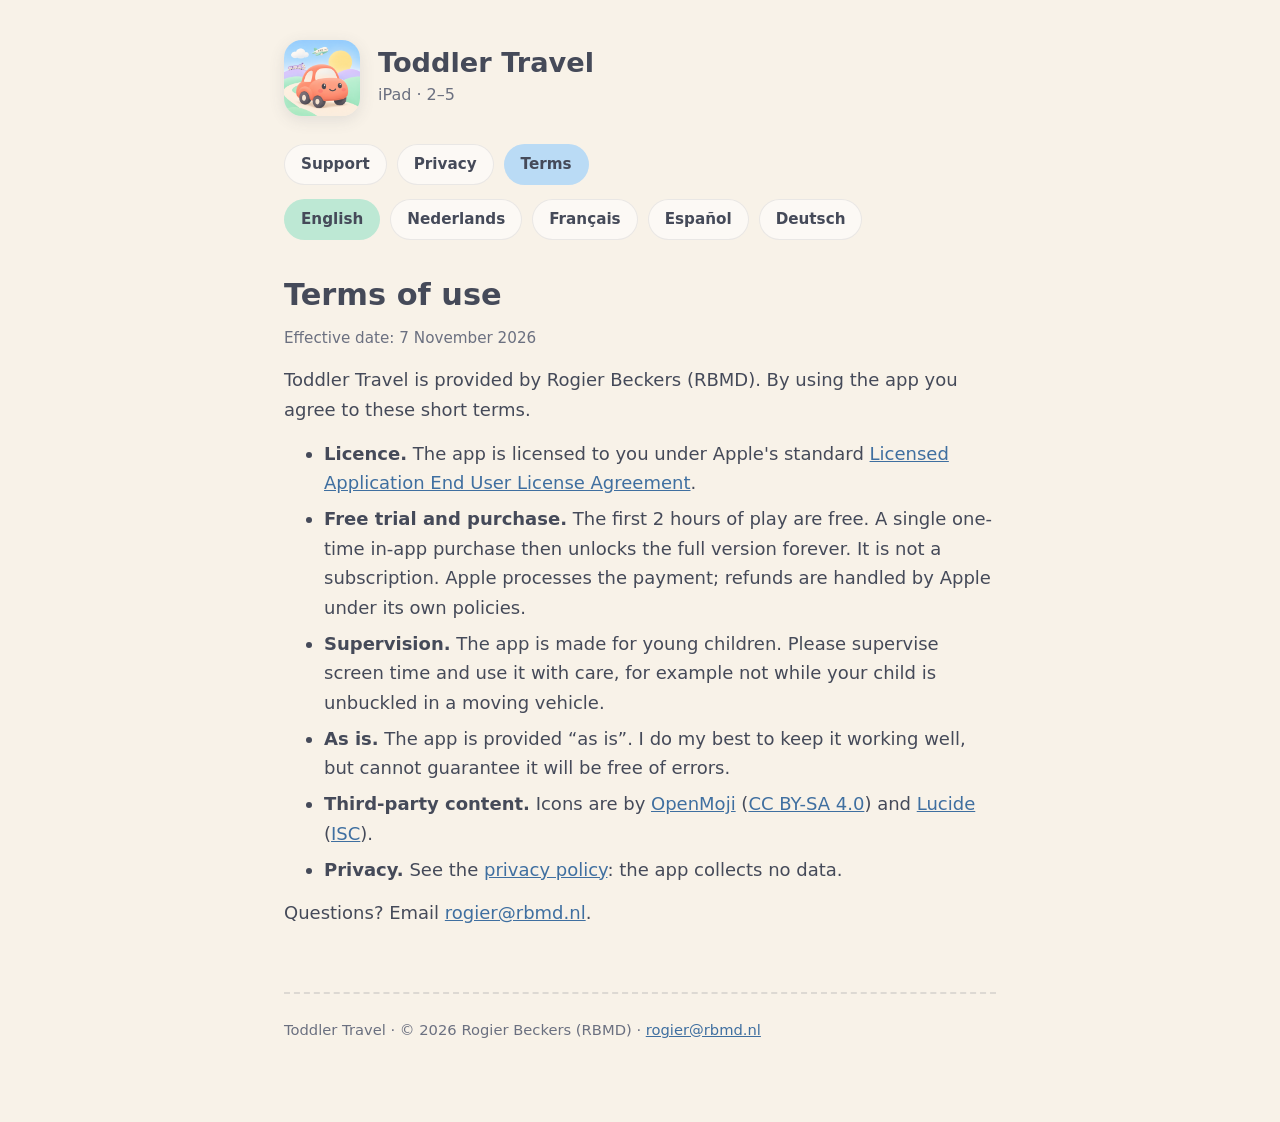
<file: terms.html>
<!DOCTYPE html>
<html lang="en">
<head>
<meta charset="utf-8">
<meta name="viewport" content="width=device-width, initial-scale=1">
<title>Toddler Travel · Terms of use</title>
<meta name="description" content="Short terms of use for Toddler Travel on iPad.">
<link rel="icon" type="image/png" href="icon.png">
<link rel="apple-touch-icon" href="icon.png">
<link rel="stylesheet" href="style.css">
<script src="lang.js" defer></script>
</head>
<body>
<div class="wrap">

<header class="site">
  <img src="icon.png" alt="Toddler Travel app icon" width="76" height="76">
  <div>
    <p class="title">Toddler Travel</p>
    <p class="tagline">iPad · 2–5</p>
  </div>
</header>

<nav class="pages" aria-label="Pages">
  <a href="index.html" data-page="support">Support</a>
  <a href="privacy.html" data-page="privacy">Privacy</a>
  <a href="terms.html" data-page="terms" aria-current="page">Terms</a>
</nav>
<nav class="langs" aria-label="Language">
  <a href="#en" hreflang="en">English</a>
  <a href="#nl" hreflang="nl">Nederlands</a>
  <a href="#fr" hreflang="fr">Français</a>
  <a href="#es" hreflang="es">Español</a>
  <a href="#de" hreflang="de">Deutsch</a>
</nav>

<main>

<!-- ============ ENGLISH ============ -->
<section class="lang" id="en" lang="en">
  <h1>Terms of use</h1>
  <p class="meta">Effective date: 7 November 2026</p>
  <p>Toddler Travel is provided by Rogier Beckers (RBMD). By using the app you agree to these short terms.</p>
  <ul>
    <li><strong>Licence.</strong> The app is licensed to you under Apple's standard <a href="https://www.apple.com/legal/internet-services/itunes/dev/stdeula/">Licensed Application End User License Agreement</a>.</li>
    <li><strong>Free trial and purchase.</strong> The first 2 hours of play are free. A single one-time in-app purchase then unlocks the full version forever. It is not a subscription. Apple processes the payment; refunds are handled by Apple under its own policies.</li>
    <li><strong>Supervision.</strong> The app is made for young children. Please supervise screen time and use it with care, for example not while your child is unbuckled in a moving vehicle.</li>
    <li><strong>As is.</strong> The app is provided “as is”. I do my best to keep it working well, but cannot guarantee it will be free of errors.</li>
    <li><strong>Third-party content.</strong> Icons are by <a href="https://openmoji.org/">OpenMoji</a> (<a href="https://creativecommons.org/licenses/by-sa/4.0/">CC BY-SA 4.0</a>) and <a href="https://lucide.dev/">Lucide</a> (<a href="https://lucide.dev/license">ISC</a>).</li>
    <li><strong>Privacy.</strong> See the <a href="privacy.html#en">privacy policy</a>: the app collects no data.</li>
  </ul>
  <p>Questions? Email <a href="mailto:rogier@rbmd.nl?subject=Toddler%20Travel">rogier@rbmd.nl</a>.</p>
</section>

<!-- ============ NEDERLANDS ============ -->
<section class="lang" id="nl" lang="nl">
  <h1>Gebruiksvoorwaarden</h1>
  <p class="meta">Ingangsdatum: 7 november 2026</p>
  <p>Toddler Travel wordt aangeboden door Rogier Beckers (RBMD). Door de app te gebruiken ga je akkoord met deze korte voorwaarden.</p>
  <ul>
    <li><strong>Licentie.</strong> Je krijgt de app in licentie onder Apples standaard <a href="https://www.apple.com/legal/internet-services/itunes/dev/stdeula/">licentieovereenkomst voor eindgebruikers (EULA)</a>.</li>
    <li><strong>Gratis proberen en aankoop.</strong> De eerste 2 uur speeltijd zijn gratis. Daarna ontgrendelt één eenmalige in-app-aankoop de volledige versie voor altijd. Het is geen abonnement. Apple verwerkt de betaling; terugbetalingen lopen via Apple, volgens het beleid van Apple.</li>
    <li><strong>Toezicht.</strong> De app is gemaakt voor jonge kinderen. Houd toezicht op de schermtijd en gebruik de app met zorg, bijvoorbeeld niet als je kind los zit in een rijdend voertuig.</li>
    <li><strong>Zoals hij is.</strong> De app wordt geleverd “zoals hij is”. Ik doe mijn best om alles goed te laten werken, maar kan niet garanderen dat de app foutloos is.</li>
    <li><strong>Inhoud van derden.</strong> Iconen van <a href="https://openmoji.org/">OpenMoji</a> (<a href="https://creativecommons.org/licenses/by-sa/4.0/">CC BY-SA 4.0</a>) en <a href="https://lucide.dev/">Lucide</a> (<a href="https://lucide.dev/license">ISC</a>).</li>
    <li><strong>Privacy.</strong> Zie het <a href="privacy.html#nl">privacybeleid</a>: de app verzamelt geen gegevens.</li>
  </ul>
  <p>Vragen? Mail naar <a href="mailto:rogier@rbmd.nl?subject=Toddler%20Travel">rogier@rbmd.nl</a>.</p>
</section>

<!-- ============ FRANÇAIS ============ -->
<section class="lang" id="fr" lang="fr">
  <h1>Conditions d'utilisation</h1>
  <p class="meta">Date d'entrée en vigueur : 7 novembre 2026</p>
  <p>Toddler Travel est proposé par Rogier Beckers (RBMD). En utilisant l'app, vous acceptez ces courtes conditions.</p>
  <ul>
    <li><strong>Licence.</strong> L'app vous est concédée sous le <a href="https://www.apple.com/legal/internet-services/itunes/dev/stdeula/">contrat de licence utilisateur final (CLUF)</a> standard d'Apple.</li>
    <li><strong>Essai gratuit et achat.</strong> Les 2 premières heures de jeu sont gratuites. Ensuite, un achat intégré unique débloque la version complète pour toujours. Ce n'est pas un abonnement. Apple traite le paiement ; les remboursements sont gérés par Apple selon ses propres règles.</li>
    <li><strong>Surveillance.</strong> L'app est conçue pour les jeunes enfants. Encadrez le temps d'écran et utilisez-la avec prudence, par exemple jamais lorsque votre enfant n'est pas attaché dans un véhicule en mouvement.</li>
    <li><strong>En l'état.</strong> L'app est fournie « en l'état ». Je fais de mon mieux pour qu'elle fonctionne bien, sans pouvoir garantir l'absence d'erreurs.</li>
    <li><strong>Contenus tiers.</strong> Icônes de <a href="https://openmoji.org/">OpenMoji</a> (<a href="https://creativecommons.org/licenses/by-sa/4.0/">CC BY-SA 4.0</a>) et <a href="https://lucide.dev/">Lucide</a> (<a href="https://lucide.dev/license">ISC</a>).</li>
    <li><strong>Confidentialité.</strong> Voir la <a href="privacy.html#fr">politique de confidentialité</a> : l'app ne collecte aucune donnée.</li>
  </ul>
  <p>Une question ? Écrivez à <a href="mailto:rogier@rbmd.nl?subject=Toddler%20Travel">rogier@rbmd.nl</a>.</p>
</section>

<!-- ============ ESPAÑOL ============ -->
<section class="lang" id="es" lang="es">
  <h1>Condiciones de uso</h1>
  <p class="meta">Fecha de entrada en vigor: 7 de noviembre de 2026</p>
  <p>Toddler Travel lo ofrece Rogier Beckers (RBMD). Al usar la app aceptas estas breves condiciones.</p>
  <ul>
    <li><strong>Licencia.</strong> La app se te concede bajo el <a href="https://www.apple.com/legal/internet-services/itunes/dev/stdeula/">acuerdo de licencia de usuario final (EULA)</a> estándar de Apple.</li>
    <li><strong>Prueba gratis y compra.</strong> Las primeras 2 horas de juego son gratis. Después, una única compra dentro de la app desbloquea la versión completa para siempre. No es una suscripción. Apple procesa el pago; los reembolsos los gestiona Apple según sus propias políticas.</li>
    <li><strong>Supervisión.</strong> La app está hecha para niños pequeños. Supervisa el tiempo de pantalla y úsala con cuidado, por ejemplo nunca con tu hijo sin abrochar en un vehículo en marcha.</li>
    <li><strong>Tal cual.</strong> La app se ofrece «tal cual». Hago lo posible para que funcione bien, pero no puedo garantizar que esté libre de errores.</li>
    <li><strong>Contenido de terceros.</strong> Iconos de <a href="https://openmoji.org/">OpenMoji</a> (<a href="https://creativecommons.org/licenses/by-sa/4.0/">CC BY-SA 4.0</a>) y <a href="https://lucide.dev/">Lucide</a> (<a href="https://lucide.dev/license">ISC</a>).</li>
    <li><strong>Privacidad.</strong> Consulta la <a href="privacy.html#es">política de privacidad</a>: la app no recopila datos.</li>
  </ul>
  <p>¿Preguntas? Escribe a <a href="mailto:rogier@rbmd.nl?subject=Toddler%20Travel">rogier@rbmd.nl</a>.</p>
</section>


<!-- ============ DEUTSCH ============ -->
<section class="lang" id="de" lang="de">
  <h1>Nutzungsbedingungen</h1>
  <p class="meta">Gültig ab: 7. November 2026</p>
  <p>Toddler Travel wird von Rogier Beckers (RBMD) angeboten. Mit der Nutzung der App stimmen Sie diesen kurzen Bedingungen zu.</p>
  <ul>
    <li><strong>Lizenz.</strong> Die App wird Ihnen unter Apples standardmäßiger <a href="https://www.apple.com/legal/internet-services/itunes/dev/stdeula/">Endbenutzer-Lizenzvereinbarung für lizenzierte Apps (EULA)</a> lizenziert.</li>
    <li><strong>Kostenloser Test und Kauf.</strong> Die ersten 2 Stunden Spielzeit sind kostenlos. Danach schaltet ein einziger, einmaliger In-App-Kauf die Vollversion für immer frei. Es handelt sich nicht um ein Abo. Apple wickelt die Zahlung ab; Erstattungen bearbeitet Apple nach seinen eigenen Richtlinien.</li>
    <li><strong>Aufsicht.</strong> Die App ist für kleine Kinder gemacht. Bitte behalten Sie die Bildschirmzeit im Blick und nutzen Sie die App mit Bedacht, zum Beispiel nicht, wenn Ihr Kind in einem fahrenden Fahrzeug nicht angeschnallt ist.</li>
    <li><strong>Wie besehen.</strong> Die App wird „wie besehen“ bereitgestellt. Ich tue mein Bestes, damit sie gut funktioniert, kann aber nicht garantieren, dass sie fehlerfrei ist.</li>
    <li><strong>Inhalte Dritter.</strong> Icons von <a href="https://openmoji.org/">OpenMoji</a> (<a href="https://creativecommons.org/licenses/by-sa/4.0/">CC BY-SA 4.0</a>) und <a href="https://lucide.dev/">Lucide</a> (<a href="https://lucide.dev/license">ISC</a>).</li>
    <li><strong>Datenschutz.</strong> Siehe die <a href="privacy.html#de">Datenschutzerklärung</a>: Die App erhebt keine Daten.</li>
  </ul>
  <p>Fragen? Schreiben Sie an <a href="mailto:rogier@rbmd.nl?subject=Toddler%20Travel">rogier@rbmd.nl</a>.</p>
</section>
</main>

<footer class="site">
  <p>Toddler Travel · © 2026 Rogier Beckers (RBMD) · <a href="mailto:rogier@rbmd.nl">rogier@rbmd.nl</a></p>
</footer>

</div>
</body>
</html>
</file>
<file: style.css>
:root {
  --paper: #F8F2E8;
  --ink: #454A59;
  --ink-soft: #6B7080;
  --mint: #BDE8D4;
  --sky: #BADBF5;
  --peach: #FACCB3;
  --lavender: #D1C7F2;
  --butter: #FCEBAD;
  --card: #FFFCF6;
  --radius: 22px;
}

* { box-sizing: border-box; }

html { -webkit-text-size-adjust: 100%; }

body {
  margin: 0;
  background: var(--paper);
  color: var(--ink);
  font-family: ui-rounded, "SF Pro Rounded", system-ui, -apple-system, "Segoe UI", Roboto, "Helvetica Neue", Arial, sans-serif;
  font-size: 18px;
  line-height: 1.65;
}

.wrap {
  max-width: 760px;
  margin: 0 auto;
  padding: 40px 24px 72px;
}

header.site {
  display: flex;
  align-items: center;
  gap: 18px;
  margin-bottom: 28px;
}

header.site img {
  width: 76px;
  height: 76px;
  border-radius: 18px;
  box-shadow: 0 4px 16px rgba(69, 74, 89, 0.12);
}

header.site .title {
  font-size: 1.7rem;
  font-weight: 700;
  line-height: 1.2;
  margin: 0;
}

header.site .tagline {
  margin: 2px 0 0;
  color: var(--ink-soft);
  font-size: 1rem;
}

nav.pages, nav.langs {
  display: flex;
  flex-wrap: wrap;
  gap: 10px;
  margin: 0 0 14px;
  padding: 0;
  list-style: none;
}

nav a {
  display: inline-block;
  padding: 7px 16px;
  border-radius: 999px;
  color: var(--ink);
  text-decoration: none;
  font-weight: 600;
  font-size: 0.95rem;
  background: rgba(255, 255, 255, 0.55);
  border: 1.5px solid rgba(69, 74, 89, 0.10);
}

nav.pages a[aria-current="page"] { background: var(--sky); border-color: transparent; }
nav.langs a.active { background: var(--mint); border-color: transparent; }
nav a:hover, nav a:focus-visible { background: var(--butter); outline: none; }

nav.langs { margin-bottom: 36px; }

section.lang + section.lang {
  margin-top: 56px;
  padding-top: 40px;
  border-top: 2px dashed rgba(69, 74, 89, 0.15);
}

.js section.lang + section.lang { margin-top: 0; padding-top: 0; border-top: 0; }
.js section.lang[hidden] { display: none; }

h1 { font-size: 1.9rem; line-height: 1.25; margin: 0 0 12px; }
h2 { font-size: 1.3rem; margin: 40px 0 10px; }
h3 { font-size: 1.08rem; margin: 22px 0 4px; }

p, ul, ol { margin: 0 0 14px; }
li { margin-bottom: 6px; }

a { color: #3F6FA0; }

.lead { font-size: 1.12rem; }

.card {
  background: var(--card);
  border-radius: var(--radius);
  padding: 22px 26px;
  margin: 22px 0;
  box-shadow: 0 2px 10px rgba(69, 74, 89, 0.06);
}

.card > :first-child { margin-top: 0; }
.card > :last-child { margin-bottom: 0; }

.mint { background: var(--mint); }
.sky { background: var(--sky); }
.peach { background: var(--peach); }
.lavender { background: var(--lavender); }
.butter { background: var(--butter); }

.games {
  display: grid;
  grid-template-columns: repeat(auto-fill, minmax(200px, 1fr));
  gap: 14px;
  padding: 0;
  list-style: none;
  margin: 18px 0;
}

.games li {
  margin: 0;
  padding: 16px 18px;
  border-radius: 18px;
  font-size: 0.98rem;
  line-height: 1.5;
}

.games li strong { display: block; font-size: 1.05rem; }

.games li:nth-child(6n+1) { background: var(--mint); }
.games li:nth-child(6n+2) { background: var(--sky); }
.games li:nth-child(6n+3) { background: var(--peach); }
.games li:nth-child(6n+4) { background: var(--lavender); }
.games li:nth-child(6n+5) { background: var(--butter); }
.games li:nth-child(6n+6) { background: var(--mint); }

details {
  background: var(--card);
  border-radius: 16px;
  padding: 14px 20px;
  margin: 10px 0;
}

details summary { cursor: pointer; font-weight: 600; }
details[open] summary { margin-bottom: 8px; }
details p:last-child { margin-bottom: 0; }

.path { font-weight: 600; white-space: nowrap; }

.meta { color: var(--ink-soft); font-size: 0.95rem; }

footer.site {
  margin-top: 64px;
  padding-top: 24px;
  border-top: 2px dashed rgba(69, 74, 89, 0.15);
  color: var(--ink-soft);
  font-size: 0.92rem;
}

footer.site p { margin: 0 0 8px; }

@media (max-width: 520px) {
  body { font-size: 17px; }
  .wrap { padding: 28px 18px 56px; }
  header.site img { width: 60px; height: 60px; border-radius: 14px; }
  h1 { font-size: 1.6rem; }
}
</file>
